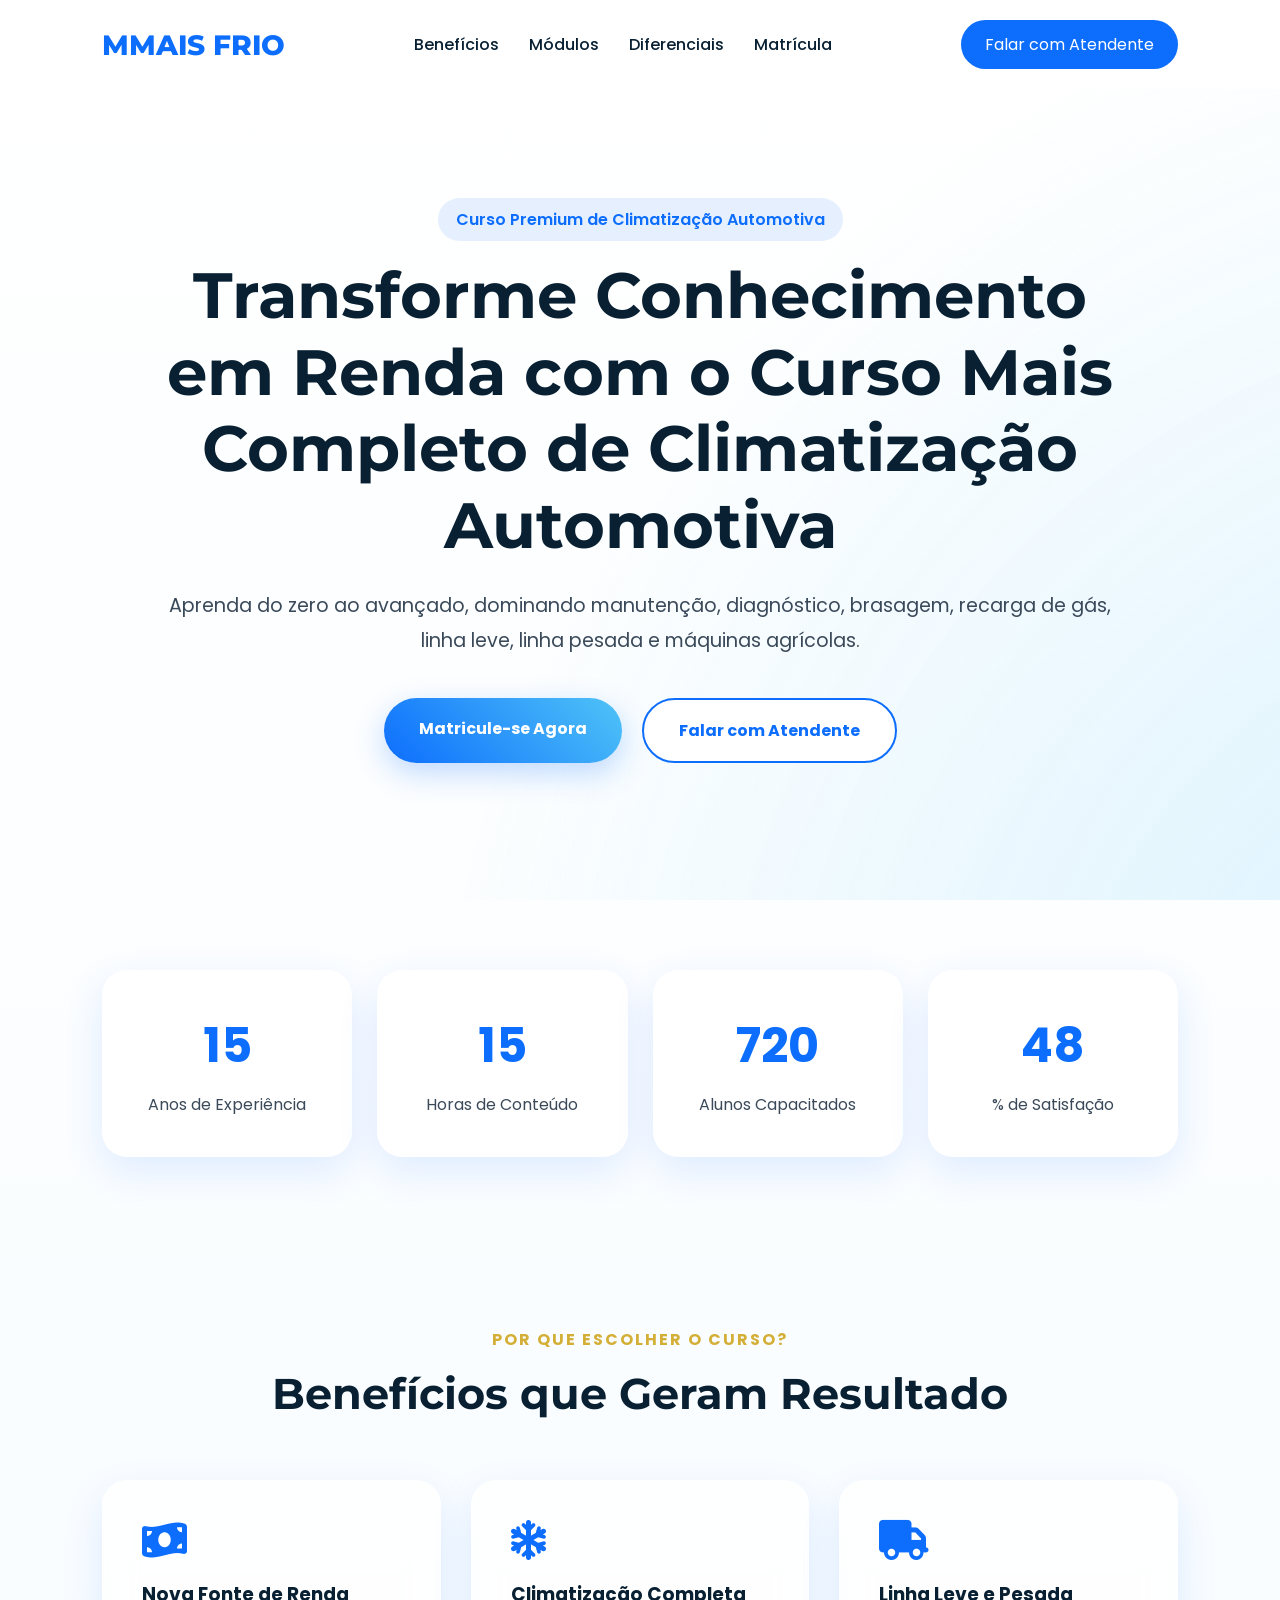
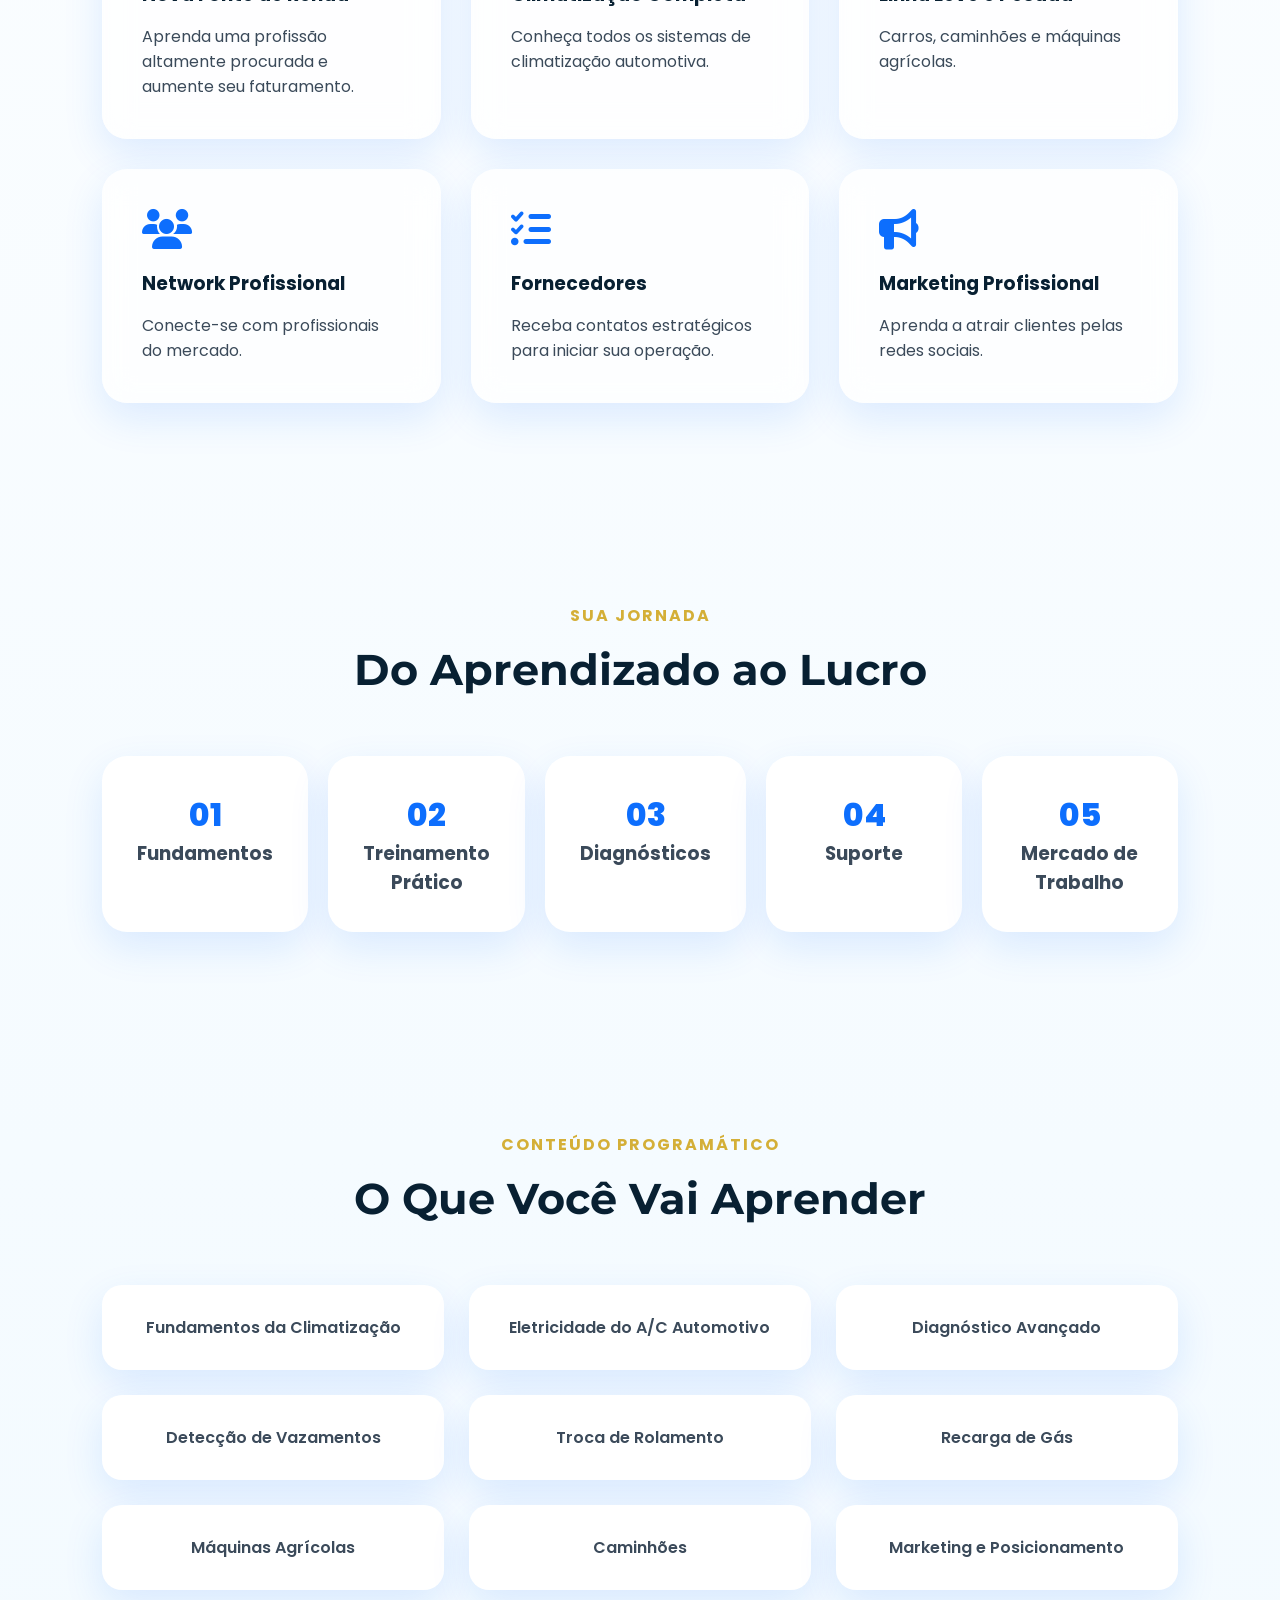
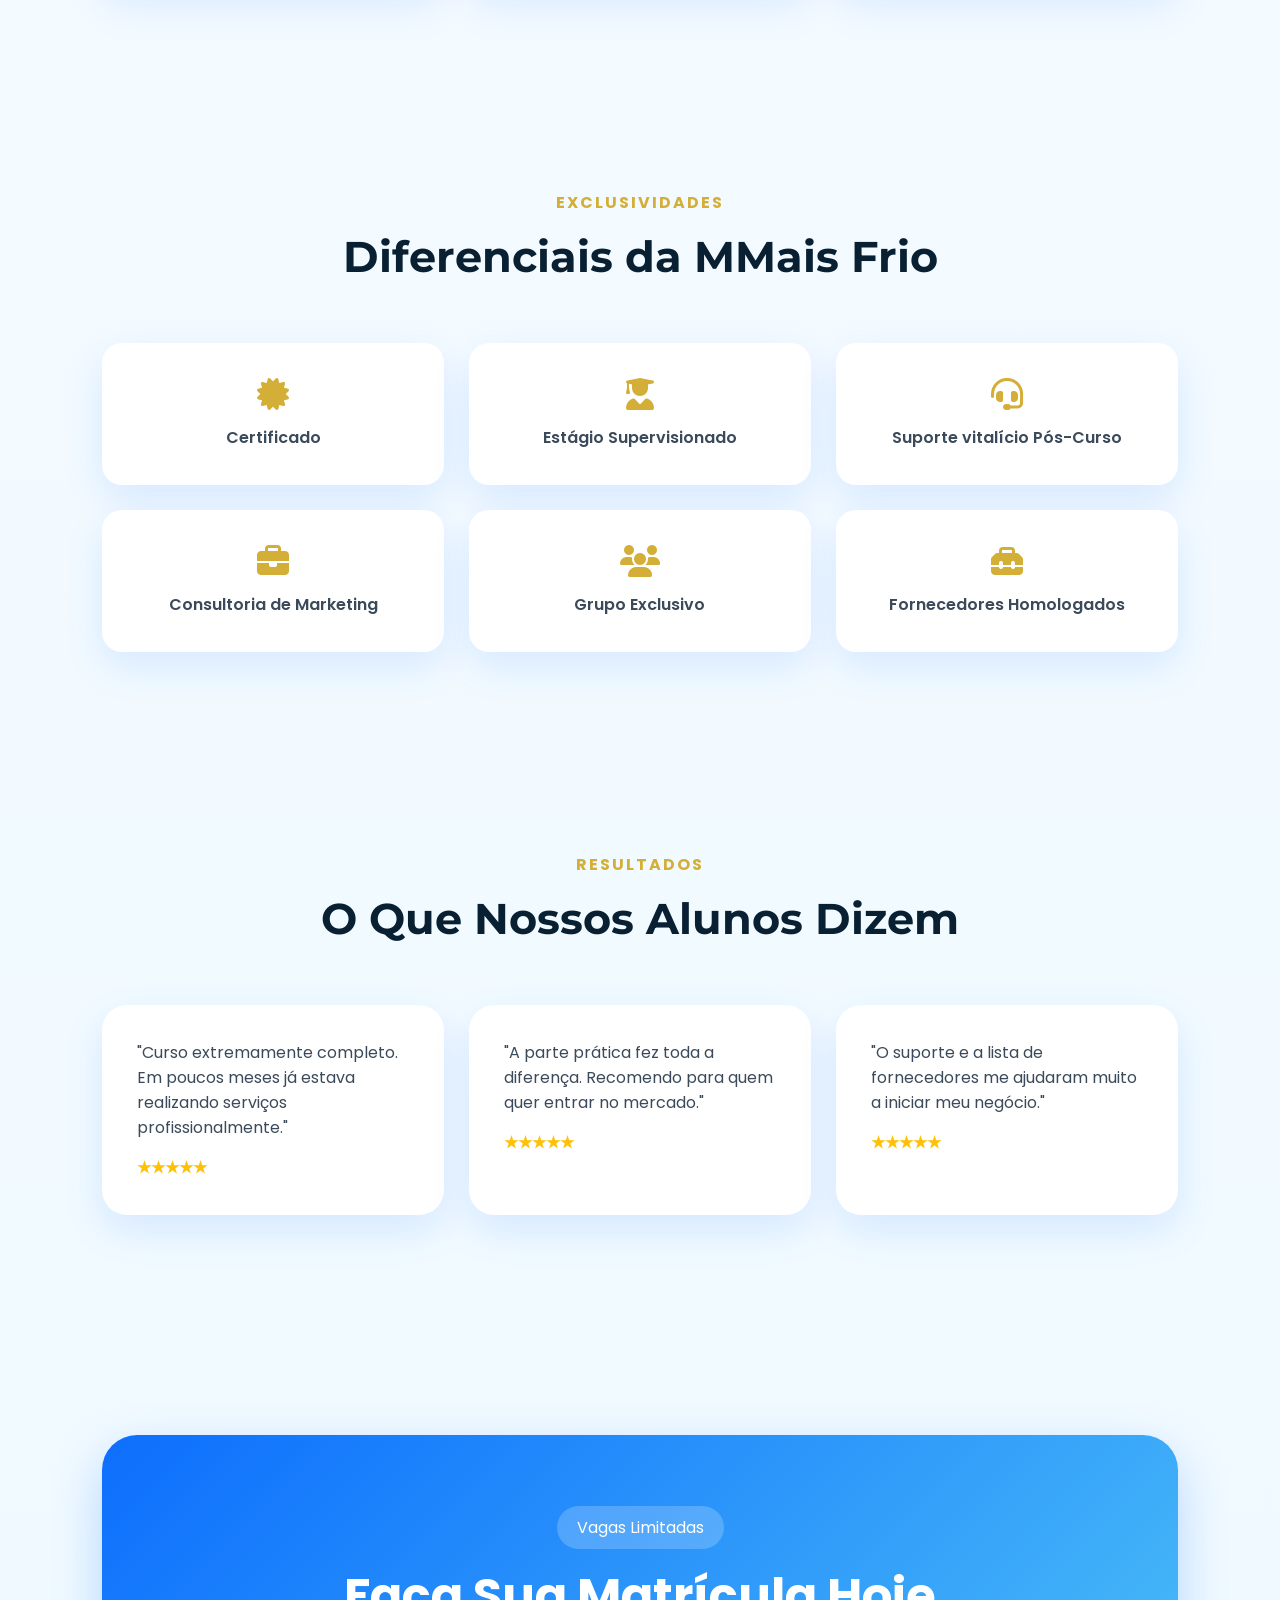
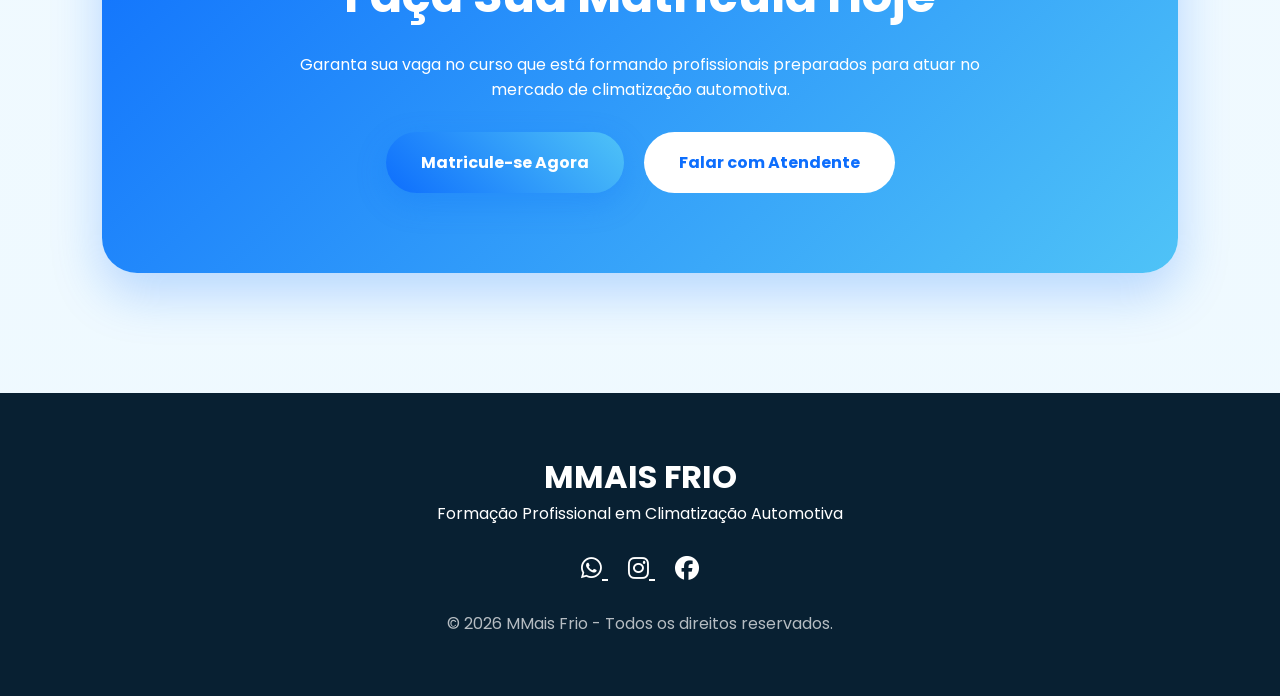
<file: index.html>
<!DOCTYPE html>
<html lang="pt-BR">
<head>
    
 <!-- Google Tag Manager -->
<script>(function(w,d,s,l,i){w[l]=w[l]||[];w[l].push({'gtm.start':
new Date().getTime(),event:'gtm.js'});var f=d.getElementsByTagName(s)[0],
j=d.createElement(s),dl=l!='dataLayer'?'&l='+l:'';j.async=true;j.src=
'https://www.googletagmanager.com/gtm.js?id='+i+dl;f.parentNode.insertBefore(j,f);
})(window,document,'script','dataLayer','GTM-WRQS8KVP');</script>
<!-- End Google Tag Manager -->
    
    <meta charset="UTF-8">
    <meta name="viewport" content="width=device-width, initial-scale=1.0">
    <title>Mais Frio - Curso de Climatização Automotiva</title>

    <link rel="stylesheet" href="style.css">

    <link rel="preconnect" href="https://fonts.googleapis.com">
    <link href="https://fonts.googleapis.com/css2?family=Montserrat:wght@400;600;700;800&family=Poppins:wght@300;400;500;600&display=swap" rel="stylesheet">

    <link rel="stylesheet"
        href="https://cdnjs.cloudflare.com/ajax/libs/font-awesome/6.5.2/css/all.min.css">
</head>

<body>

    <!-- Google Tag Manager (noscript) -->
<noscript><iframe src="https://www.googletagmanager.com/ns.html?id=GTM-WRQS8KVP"
height="0" width="0" style="display:none;visibility:hidden"></iframe></noscript>
<!-- End Google Tag Manager (noscript) -->
    
    <!-- PARTICULAS -->
    <div id="particles"></div>

    <!-- HEADER -->
    <header class="header">

        <div class="logo">
            MMAIS FRIO
        </div>

        <nav>
            <ul>
                <li><a href="#beneficios">Benefícios</a></li>
                <li><a href="#modulos">Módulos</a></li>
                <li><a href="#diferenciais">Diferenciais</a></li>
                <li><a href="#matricula">Matrícula</a></li>
            </ul>
        </nav>

        <a href="https://wa.me/556296768009" target="_blank" class="header-btn">
            Falar com Atendente
        </a>

    </header>

    <!-- HERO -->
    <section class="hero">

        <div class="hero-content">

            <span class="hero-tag">
                Curso Premium de Climatização Automotiva
            </span>

            <h1>
                Transforme Conhecimento em Renda com o Curso Mais Completo de
                Climatização Automotiva
            </h1>

            <p>
                Aprenda do zero ao avançado, dominando manutenção,
                diagnóstico, brasagem, recarga de gás, linha leve,
                linha pesada e máquinas agrícolas.
            </p>

            <div class="hero-buttons">

                <a href="https://wa.me/556296768009"
                    target="_blank"
                    class="btn-primary">
                    Matricule-se Agora
                </a>

                <a href="https://wa.me/556296768009"
                    target="_blank"
                    class="btn-secondary">
                    Falar com Atendente
                </a>

            </div>

        </div>

    </section>

    <!-- CONTADORES -->
    <section class="stats">

        <div class="stat-card">
            <h2 class="counter" data-target="30">0</h2>
            <p>Anos de Experiência</p>
        </div>

        <div class="stat-card">
            <h2 class="counter" data-target="30">0</h2>
            <p>Horas de Conteúdo</p>
        </div>

        <div class="stat-card">
            <h2 class="counter" data-target="1500">0</h2>
            <p>Alunos Capacitados</p>
        </div>

        <div class="stat-card">
            <h2 class="counter" data-target="99">0</h2>
            <p>% de Satisfação</p>
        </div>

    </section>

    <!-- BENEFÍCIOS -->
    <section class="benefits" id="beneficios">

        <div class="section-title">
            <span>POR QUE ESCOLHER O CURSO?</span>
            <h2>Benefícios que Geram Resultado</h2>
        </div>

        <div class="cards">

            <div class="card">
                <i class="fas fa-money-bill-wave"></i>
                <h3>Nova Fonte de Renda</h3>
                <p>Aprenda uma profissão altamente procurada e aumente seu faturamento.</p>
            </div>

            <div class="card">
                <i class="fas fa-snowflake"></i>
                <h3>Climatização Completa</h3>
                <p>Conheça todos os sistemas de climatização automotiva.</p>
            </div>

            <div class="card">
                <i class="fas fa-truck"></i>
                <h3>Linha Leve e Pesada</h3>
                <p>Carros, caminhões e máquinas agrícolas.</p>
            </div>

            <div class="card">
                <i class="fas fa-users"></i>
                <h3>Network Profissional</h3>
                <p>Conecte-se com profissionais do mercado.</p>
            </div>

            <div class="card">
                <i class="fas fa-list-check"></i>
                <h3>Fornecedores</h3>
                <p>Receba contatos estratégicos para iniciar sua operação.</p>
            </div>

            <div class="card">
                <i class="fas fa-bullhorn"></i>
                <h3>Marketing Profissional</h3>
                <p>Aprenda a atrair clientes pelas redes sociais.</p>
            </div>

        </div>

    </section>

    <!-- JORNADA -->
    <section class="journey">

        <div class="section-title">
            <span>SUA JORNADA</span>
            <h2>Do Aprendizado ao Lucro</h2>
        </div>

        <div class="timeline">

            <div class="step">
                <span>01</span>
                <h3>Fundamentos</h3>
            </div>

            <div class="step">
                <span>02</span>
                <h3>Treinamento Prático</h3>
            </div>

            <div class="step">
                <span>03</span>
                <h3>Diagnósticos</h3>
            </div>

            <div class="step">
                <span>04</span>
                <h3>Suporte</h3>
            </div>

            <div class="step">
                <span>05</span>
                <h3>Mercado de Trabalho</h3>
            </div>

        </div>

    </section>

    <!-- MÓDULOS -->
    <section class="modules" id="modulos">

        <div class="section-title">
            <span>CONTEÚDO PROGRAMÁTICO</span>
            <h2>O Que Você Vai Aprender</h2>
        </div>

        <div class="module-grid">

            <div class="module-card">Fundamentos da Climatização</div>
            <div class="module-card">Eletricidade do A/C Automotivo</div>
            <div class="module-card">Diagnóstico Avançado</div>
            <div class="module-card">Detecção de Vazamentos</div>
            <div class="module-card">Troca de Rolamento</div>
            <div class="module-card">Recarga de Gás</div>
            <div class="module-card">Máquinas Agrícolas</div>
            <div class="module-card">Caminhões</div>
            <div class="module-card">Marketing e Posicionamento</div>

        </div>

    </section>

    <!-- DIFERENCIAIS -->
    <section class="differentials" id="diferenciais">

        <div class="section-title">
            <span>EXCLUSIVIDADES</span>
            <h2>Diferenciais da MMais Frio</h2>
        </div>

        <div class="diff-grid">

            <div class="diff-item">
                <i class="fas fa-certificate"></i>
                Certificado
            </div>

            <div class="diff-item">
                <i class="fas fa-user-graduate"></i>
                Estágio Supervisionado
            </div>

            <div class="diff-item">
                <i class="fas fa-headset"></i>
                Suporte vitalício Pós-Curso
            </div>

            <div class="diff-item">
                <i class="fas fa-briefcase"></i>
                Consultoria de Marketing
            </div>

            <div class="diff-item">
                <i class="fas fa-users"></i>
                Grupo Exclusivo
            </div>

            <div class="diff-item">
                <i class="fas fa-toolbox"></i>
                Fornecedores Homologados
            </div>

        </div>

    </section>

    <!-- DEPOIMENTOS -->
    <section class="testimonials">

        <div class="section-title">
            <span>RESULTADOS</span>
            <h2>O Que Nossos Alunos Dizem</h2>
        </div>

        <div class="testimonial-container">

            <div class="testimonial">
                <p>
                    "Curso extremamente completo. Em poucos meses já estava
                    realizando serviços profissionalmente."
                </p>
                <h4>★★★★★</h4>
            </div>

            <div class="testimonial">
                <p>
                    "A parte prática fez toda a diferença. Recomendo para quem
                    quer entrar no mercado."
                </p>
                <h4>★★★★★</h4>
            </div>

            <div class="testimonial">
                <p>
                    "O suporte e a lista de fornecedores me ajudaram muito a
                    iniciar meu negócio."
                </p>
                <h4>★★★★★</h4>
            </div>

        </div>

    </section>

    <!-- OFERTA -->
    <section class="offer" id="matricula">

        <div class="offer-box">

            <span class="offer-tag">
                Vagas Limitadas
            </span>

            <h2>
                Faça Sua Matrícula Hoje
            </h2>

            <p>
                Garanta sua vaga no curso que está formando profissionais
                preparados para atuar no mercado de climatização automotiva.
            </p>
            <div class="offer-buttons">

                <a href="https://wa.me/556296768009"
                    target="_blank"
                    class="btn-primary">
                    Matricule-se Agora
                </a>

                <a href="https://wa.me/556296768009"
                    target="_blank"
                    class="btn-secondary">
                    Falar com Atendente
                </a>

            </div>

        </div>

    </section>

    <!-- FOOTER -->
    <footer>

        <h3>MMAIS FRIO</h3>

        <p>
            Formação Profissional em Climatização Automotiva
        </p>

        <div class="footer-social">

            <a href="https://wa.me/556296768009" target="_blank">
                <i class="fab fa-whatsapp"></i>
            </a>

            <a href="https://www.instagram.com/mmaisfrio/" target="_blank">
    <i class="fab fa-instagram"></i>
</a>
            <a href="https://www.facebook.com/MmaisFrioAutomotivo?locale=pt_BR" target="_blank">
    <i class="fab fa-facebook"></i>
</a>

        </div>

        <p class="copyright">
            © 2026 MMais Frio - Todos os direitos reservados.
        </p>

    
    </footer>

    <script src="script.js"></script>
   
</body>
</html>
</file>
<file: style.css>
/* =========================
   MAIS FRIO PREMIUM STYLE
========================= */

*{
    margin:0;
    padding:0;
    box-sizing:border-box;
    scroll-behavior:smooth;
}

:root{
    --primary:#0d6efd;
    --secondary:#4fc3f7;
    --dark:#082032;
    --gold:#d4af37;
    --white:#ffffff;
    --light:#f5fbff;
    --text:#3b4a5a;
    --shadow:0 15px 40px rgba(13,110,253,.12);
}

body{
    font-family:'Poppins',sans-serif;
    background:linear-gradient(
        180deg,
        #ffffff 0%,
        #f5fbff 50%,
        #eef9ff 100%
    );
    color:var(--text);
    overflow-x:hidden;
}

/* =========================
   PARTICULAS
========================= */

#particles{
    position:fixed;
    inset:0;
    z-index:-1;
    overflow:hidden;
}

#particles::before,
#particles::after{
    content:"";
    position:absolute;
    width:250%;
    height:250%;
    background:
    radial-gradient(circle,
    rgba(79,195,247,.15) 0%,
    transparent 60%);
    animation:airFlow 25s linear infinite;
}

#particles::after{
    animation-duration:35s;
    opacity:.5;
}

@keyframes airFlow{
    from{
        transform:translateX(-20%) translateY(-10%) rotate(0deg);
    }
    to{
        transform:translateX(5%) translateY(5%) rotate(360deg);
    }
}

/* =========================
   HEADER
========================= */

.header{
    position:fixed;
    top:0;
    width:100%;
    padding:20px 8%;
    display:flex;
    justify-content:space-between;
    align-items:center;
    backdrop-filter:blur(14px);
    background:rgba(255,255,255,.8);
    z-index:999;
    box-shadow:0 4px 20px rgba(0,0,0,.05);
}

.logo{
    font-size:28px;
    font-weight:800;
    color:var(--primary);
    font-family:'Montserrat',sans-serif;
}

.header ul{
    display:flex;
    gap:30px;
    list-style:none;
}

.header a{
    text-decoration:none;
}

.header ul a{
    color:var(--dark);
    font-weight:500;
    transition:.3s;
}

.header ul a:hover{
    color:var(--primary);
}

.header-btn{
    background:var(--primary);
    color:white !important;
    padding:12px 24px;
    border-radius:50px;
    transition:.3s;
}

.header-btn:hover{
    transform:translateY(-3px);
}

/* =========================
   HERO
========================= */

.hero{
    min-height:100vh;
    display:flex;
    justify-content:center;
    align-items:center;
    text-align:center;
    padding:150px 10% 80px;
}

.hero-content{
    max-width:950px;
}

.hero-tag{
    background:rgba(13,110,253,.1);
    color:var(--primary);
    padding:10px 18px;
    border-radius:50px;
    font-weight:600;
}

.hero h1{
    font-size:4rem;
    margin-top:25px;
    line-height:1.2;
    color:var(--dark);
    font-family:'Montserrat',sans-serif;
}

.hero p{
    margin-top:25px;
    font-size:1.2rem;
    line-height:1.8;
}

.hero-buttons{
    margin-top:40px;
    display:flex;
    justify-content:center;
    gap:20px;
    flex-wrap:wrap;
}

/* =========================
   BOTÕES
========================= */

.btn-primary,
.btn-secondary{
    text-decoration:none;
    padding:18px 35px;
    border-radius:60px;
    font-weight:700;
    transition:.4s;
}

.btn-primary{
    background:linear-gradient(
    45deg,
    var(--primary),
    var(--secondary)
    );
    color:white;
    box-shadow:0 10px 30px rgba(13,110,253,.25);
}

.btn-primary:hover{
    transform:translateY(-5px);
}

.btn-secondary{
    border:2px solid var(--primary);
    color:var(--primary);
    background:white;
}

.btn-secondary:hover{
    background:var(--primary);
    color:white;
}

/* =========================
   SECTION TITLE
========================= */

.section-title{
    text-align:center;
    margin-bottom:60px;
}

.section-title span{
    color:var(--gold);
    font-weight:700;
    letter-spacing:2px;
}

.section-title h2{
    margin-top:15px;
    font-size:2.7rem;
    color:var(--dark);
    font-family:'Montserrat',sans-serif;
}

/* =========================
   STATS
========================= */

.stats{
    padding:70px 8%;
    display:grid;
    grid-template-columns:repeat(4,1fr);
    gap:25px;
}

.stat-card{
    background:white;
    padding:40px;
    text-align:center;
    border-radius:25px;
    box-shadow:var(--shadow);
}

.stat-card h2{
    color:var(--primary);
    font-size:3rem;
}

.stat-card p{
    margin-top:10px;
}

/* =========================
   BENEFÍCIOS
========================= */

.benefits{
    padding:100px 8%;
}

.cards{
    display:grid;
    grid-template-columns:repeat(3,1fr);
    gap:30px;
}

.card{
    background:rgba(255,255,255,.75);
    backdrop-filter:blur(15px);
    padding:40px;
    border-radius:25px;
    box-shadow:var(--shadow);
    transition:.4s;
}

.card:hover{
    transform:translateY(-10px);
}

.card i{
    font-size:40px;
    color:var(--primary);
    margin-bottom:20px;
}

.card h3{
    margin-bottom:15px;
    color:var(--dark);
}

/* =========================
   JORNADA
========================= */

.journey{
    padding:100px 8%;
}

.timeline{
    display:grid;
    grid-template-columns:repeat(5,1fr);
    gap:20px;
}

.step{
    background:white;
    padding:35px;
    border-radius:25px;
    text-align:center;
    box-shadow:var(--shadow);
}

.step span{
    font-size:2rem;
    font-weight:800;
    color:var(--primary);
}

/* =========================
   MÓDULOS
========================= */

.modules{
    padding:100px 8%;
}

.module-grid{
    display:grid;
    grid-template-columns:repeat(3,1fr);
    gap:25px;
}

.module-card{
    background:white;
    padding:30px;
    border-radius:20px;
    text-align:center;
    font-weight:600;
    box-shadow:var(--shadow);
    transition:.4s;
}

.module-card:hover{
    background:var(--primary);
    color:white;
    transform:translateY(-8px);
}

/* =========================
   DIFERENCIAIS
========================= */

.differentials{
    padding:100px 8%;
}

.diff-grid{
    display:grid;
    grid-template-columns:repeat(3,1fr);
    gap:25px;
}

.diff-item{
    background:white;
    border-radius:20px;
    text-align:center;
    padding:35px;
    box-shadow:var(--shadow);
    font-weight:600;
}

.diff-item i{
    display:block;
    margin-bottom:15px;
    font-size:32px;
    color:var(--gold);
}

/* =========================
   DEPOIMENTOS
========================= */

.testimonials{
    padding:100px 8%;
}

.testimonial-container{
    display:grid;
    grid-template-columns:repeat(3,1fr);
    gap:25px;
}

.testimonial{
    background:white;
    padding:35px;
    border-radius:25px;
    box-shadow:var(--shadow);
}

.testimonial h4{
    color:#ffc107;
    margin-top:15px;
}

/* =========================
   OFERTA
========================= */

.offer{
    padding:120px 8%;
}

.offer-box{
    background:
    linear-gradient(
    135deg,
    #0d6efd,
    #4fc3f7
    );
    color:white;
    text-align:center;
    padding:80px;
    border-radius:35px;
    box-shadow:0 20px 50px rgba(13,110,253,.25);
}

.offer-tag{
    background:rgba(255,255,255,.2);
    padding:10px 20px;
    border-radius:50px;
}

.offer-box h2{
    margin-top:20px;
    font-size:3rem;
}

.offer-box p{
    margin:20px auto;
    max-width:700px;
}

.offer-buttons{
    margin-top:30px;
    display:flex;
    justify-content:center;
    gap:20px;
    flex-wrap:wrap;
}

.offer .btn-secondary{
    background:white;
    color:var(--primary);
    border:none;
}

/* =========================
   FOOTER
========================= */

footer{
    background:var(--dark);
    color:white;
    text-align:center;
    padding:60px 20px;
}

footer h3{
    font-size:2rem;
}

.footer-social{
    margin:25px 0;
}

.footer-social a{
    color:white;
    font-size:24px;
    margin:0 10px;
    transition:.3s;
}

.footer-social a:hover{
    color:var(--gold);
}

.copyright{
    opacity:.7;
}

/* =========================
   RESPONSIVO
========================= */

@media(max-width:1100px){

    .cards,
    .module-grid,
    .diff-grid,
    .testimonial-container,
    .stats{
        grid-template-columns:repeat(2,1fr);
    }

    .timeline{
        grid-template-columns:repeat(2,1fr);
    }

}

@media(max-width:768px){

    .header{
        flex-direction:column;
        gap:15px;
    }

    .header ul{
        flex-wrap:wrap;
        justify-content:center;
    }

    .hero h1{
        font-size:2.5rem;
    }

    .cards,
    .module-grid,
    .diff-grid,
    .testimonial-container,
    .timeline,
    .stats{
        grid-template-columns:1fr;
    }

    .offer-box{
        padding:50px 30px;
    }

    .offer-box h2{
        font-size:2rem;
    }
}
</file>
